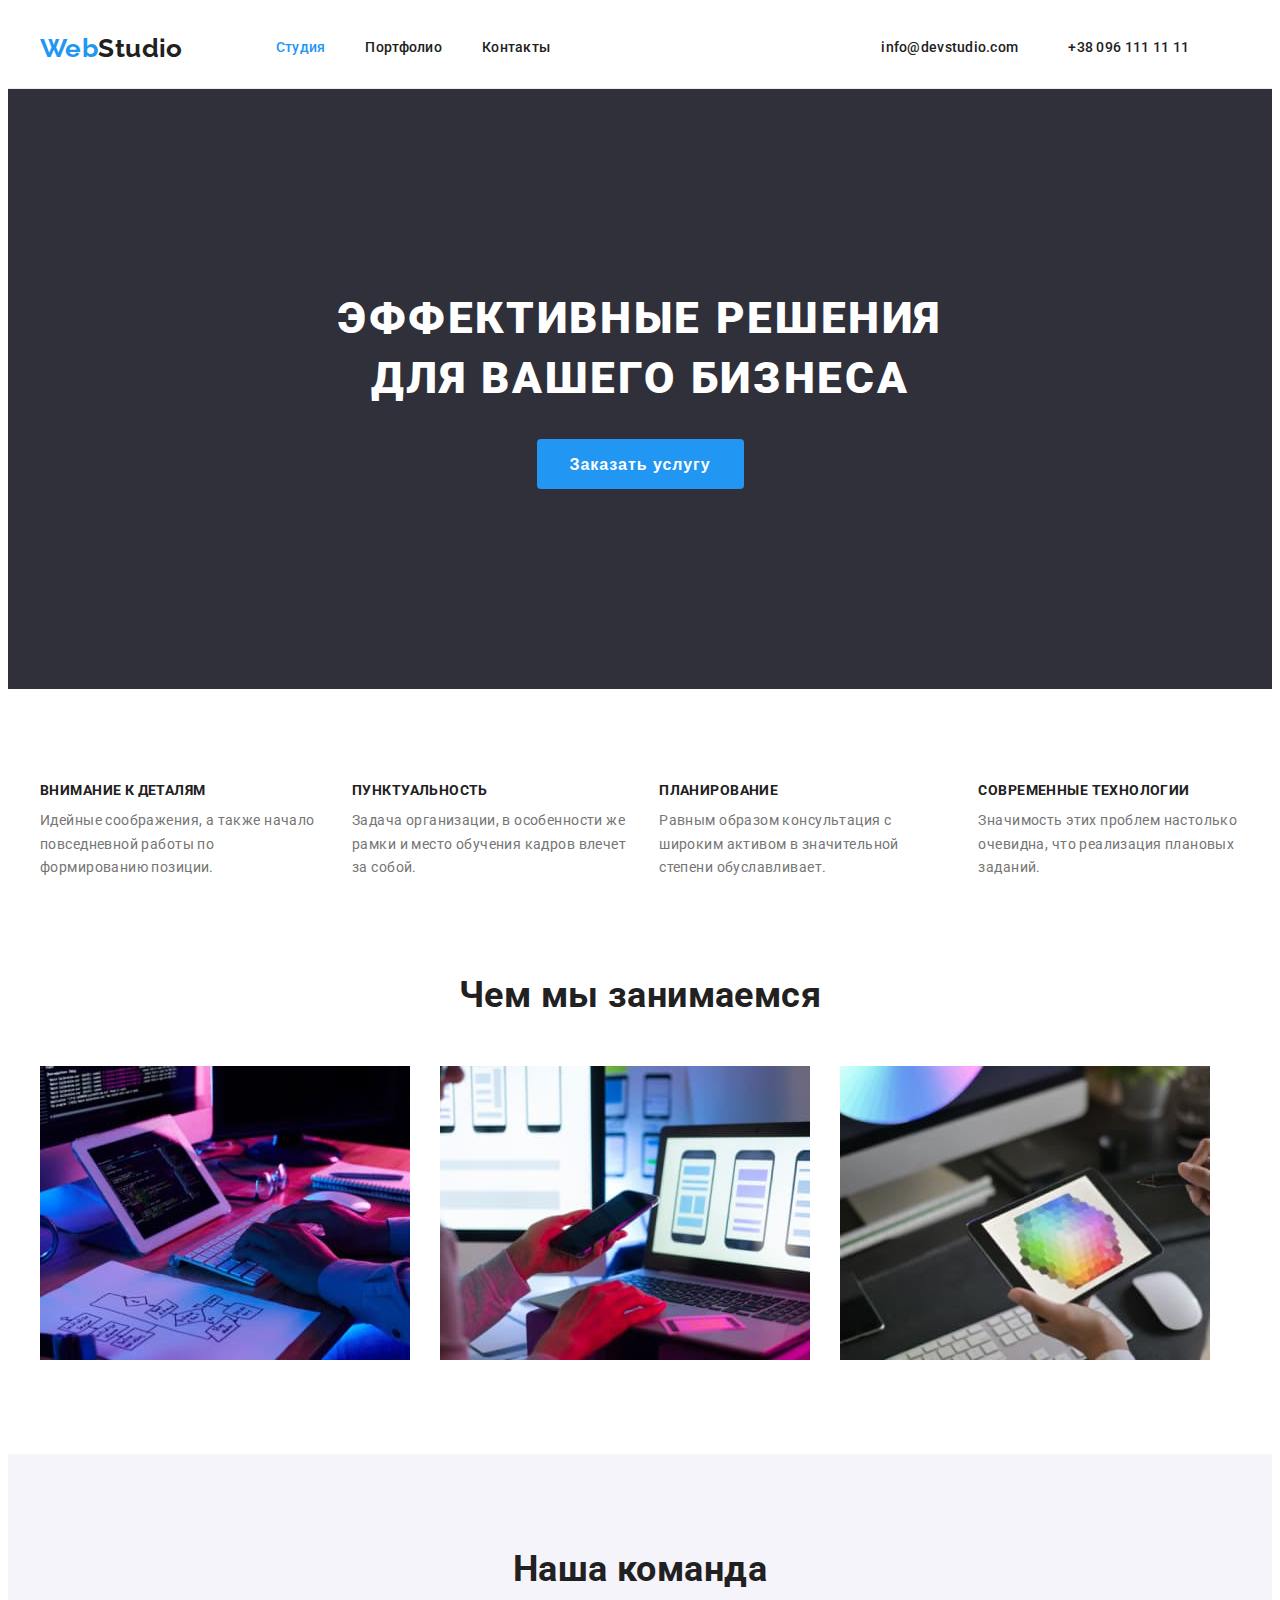
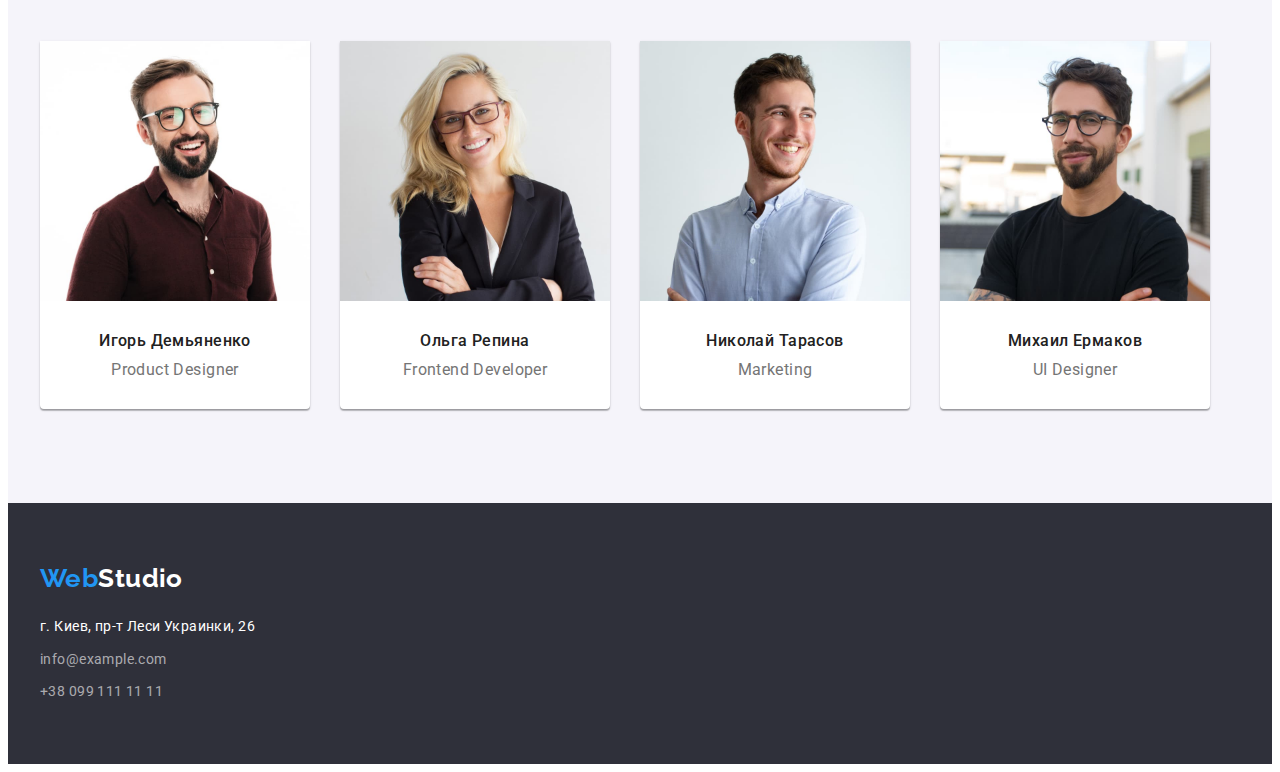
<file: index.html>
<!DOCTYPE html>
<html lang="ru">

<head>
    <meta charset="UTF-8">
    <meta http-equiv="X-UA-Compatible" content="IE=edge">
    <meta name="viewport" content="width=device-width, initial-scale=1.0">
    <title>Студия</title>
    <link rel="preconnect" href="https://fonts.gstatic.com">
    <link
        href="https://fonts.googleapis.com/css2?family=Raleway:wght@700&family=Roboto:wght@400;500;700;900&display=swap"
        rel="stylesheet">
    <link rel="stylesheet" href="https://cdnjs.cloudflare.com/ajax/libs/modern-normalize/1.0.0/modern-normalize.min.css" integrity="sha512-ISS7cAi1PEhQ8jnbJpJZMd29NlhNj4AWYyLOSp2CE/CsHxTCu+r+t0D2yoJudVrd0/8fTVPUVDzY5Tvli75u/g==" crossorigin="anonymous" />
    <link rel="stylesheet" href="./css/styles.css">
</head>

<body>
    <!--Заголовок-->
    <!--Верхняя линия-->
    <header class="header">
        <div class="container header-container">
        <nav class="navigation">
            <a class="logo-link link" href="./index.html">
                <span class="logo-first-link">Web</span>Studio 
            </a>

            <ul class="menu-list list" >
                <li class="menu-item">
                    <a class="menu-link current" href="index.html">Студия</a>
                </li>
                <li class="menu-item">
                    <a class="menu-link" href="portfolio.html">Портфолио</a>
                </li>
                <li class="menu-item">
                    <a class="menu-link" href="">Контакты</a>
                </li>
            </ul>
        </nav>
        
        
        <ul class="contact-list list">
            <li class="contact-item">
                <a class="link" href="mailto:info@devstudio.com">info@devstudio.com</a>
            </li>
            <li class="contact-item">
                <a class="link" href="tel:+380961111111">+38 096 111 11 11</a>
            </li>
        </ul>
        </div>
    </header>
    <!--Навигация сайта-->
    <main>
        <!--Герой-->
        <section class="hero">
            <div class="container">
            <h1 class="main-title">Эффективные решения для вашего бизнеса</h1>
            <button class="modal-btn" type="button">Заказать услугу</button>
            </div>
        </section>
        

        <!--Особенности-->
        
        <section class="about">
            <div class="container">
            <h2 class="visually-hidden">Особенности</h2>
            <ul class="about-list list">
                <li class="about-item">
                    <h3 class="about-title">Внимание к деталям</h3>
                    <p class="about-description">
                        Идейные соображения, а также начало повседневной работы по формированию позиции.
                    </p>
                </li>
                <li class="about-item">
                    <h3 class="about-title">Пунктуальность</h3>
                    <p class="about-description">
                        Задача организации, в особенности же рамки и место обучения кадров влечет за собой.
                    </p>
                </li>
                <li class="about-item">
                    <h3 class="about-title">Планирование</h3>
                    <p class="about-description">
                        Равным образом консультация с широким активом в значительной степени обуславливает.
                    </p>
                </li>
                <li class="about-item">
                    <h3 class="about-title">Современные технологии</h3>
                    <p class="about-description">
                        Значимость этих проблем настолько очевидна, что реализация плановых заданий.
                    </p>
                </li>
            </ul>
            </div>
        </section>
       
        <!--Деятельность-->
        <section class="work">
            <div class="container">
            <h2 class="work-title">Чем мы занимаемся</h2>
            <ul class="work-list list">
                <li class="item"><img class="item-img" src="./images/action1.jpg" alt="руки человека пишут код на квавиатури" width="370"
                        height="294"></li>
                <li class="item"><img class="item-img" src="./images/action2.jpg" alt="рука женщины держит телефон" width="370" height="294"></li>
                <li class="item"><img class="item-img" src="./images/action3.jpg" alt="женщина держит планшет и выбирает цвет на планшете" width="370"
                        height="294"></li>
            </ul>
        </div>
        </section>
        <!--Команда-->
        <section class="team">
            <div class="container">
            <h2 class="team-title">Наша команда</h2>
            <ul class="team-list list">
                <li class="team-item">
                    <img class="team-item-img" src="./images/employee1.jpg" alt="Фото Игорь Демьяненко" width="270" height="260">
                    <div class="team-card">
                    <h3 class="title">Игорь Демьяненко</h3>
                    <p class="team-text" lang="en">Product Designer</p>
                    </div>
                </li>
                <li class="team-item">
                    <img class="team-item-img" src="./images/employee2.jpg" alt="Фото Ольга Репина" width="270" height="260">
                    <div class="team-card">
                    <h3 class="title">Ольга Репина</h3>
                    <p class="team-text" lang="en">Frontend Developer</p>
                    </div>
                </li>
                <li class="team-item">
                    <img class="team-item-img" src="./images/employee3.jpg" alt="Фото Николай Тарасов" width="270" height="260">
                    <div class="team-card">
                    <h3 class="title">Николай Тарасов</h3>
                    <p  class="team-text" lang="en"> Marketing</p>
                    </div>
                </li>
                <li class="team-item">
                    <img class="team-item-img" src="./images/employee4.jpg" alt="Фото Михаил Ермаков" width="270" height="260">
                    <div class="team-card">
                    <h3 class="title">Михаил Ермаков</h3>
                    <p class="team-text" lang="en"> UI Designer</p>
                    </div>
                </li>
            </ul>
            </div>
        </section>
    </main>

    <!--Подвал-->
    <footer class="footer">
    <div class="container ">

        <a class="logo-link link" href="./index.html">
            <span class="logo-first-link">Web</span><span class="logo-secondary-link">Studio</span>
        </a>

        <address class="address">
                <p class="address-text">
                    <a class="map-link" href="https://goo.gl/maps/mj9vzz49X9CkKf8P8" target="_blank" rel="noopener noreferrer">г.
                        Киев, пр-т Леси Украинки, 26</a>
                </p>
                <ul class="list">
                    <li class="address-item">
                        <a class="mail-link link" href="mailto:info@example.com">info@example.com</a>
                    </li>
                    <li class="address-item">
                        <a class="tel-link link" href="tel:+380991111111">+38 099 111 11 11</a>
                    </li>
                </ul>
        </address>
    </div>
    </footer>

</body>

</html>
</file>
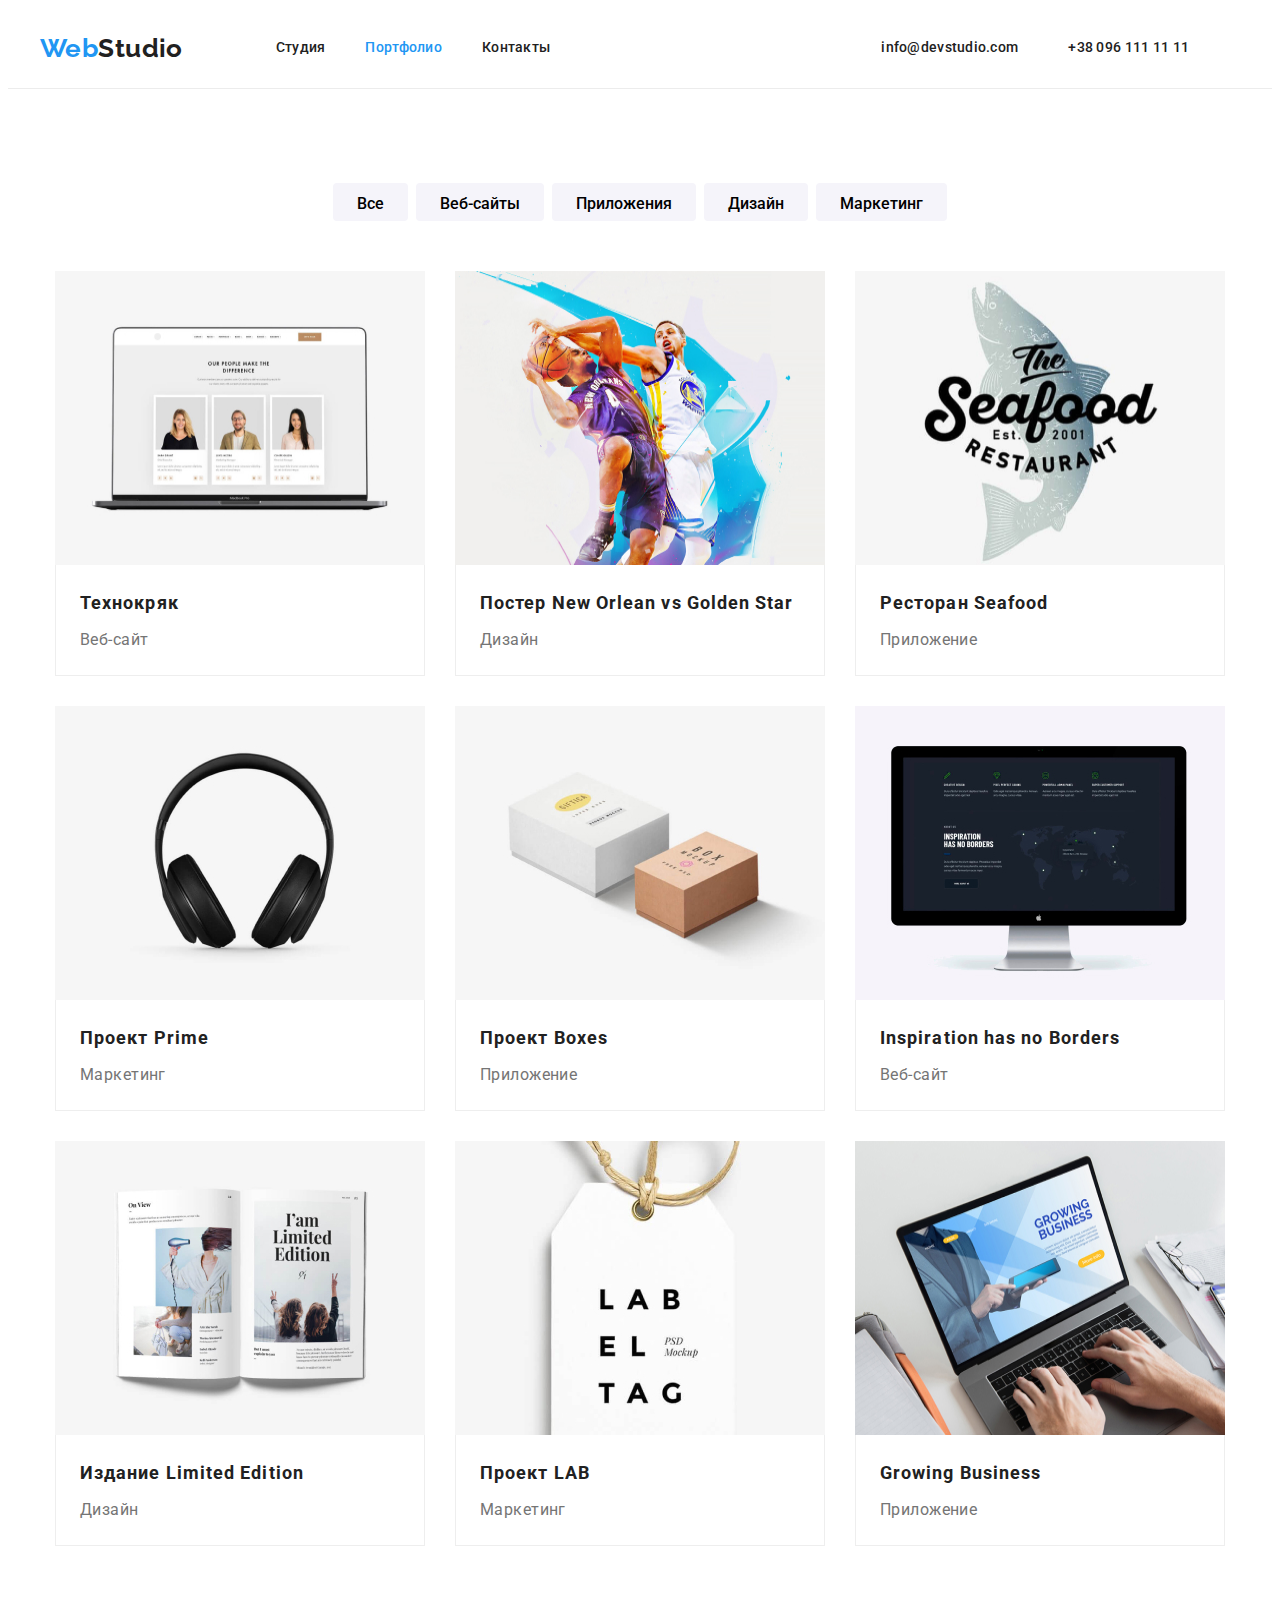
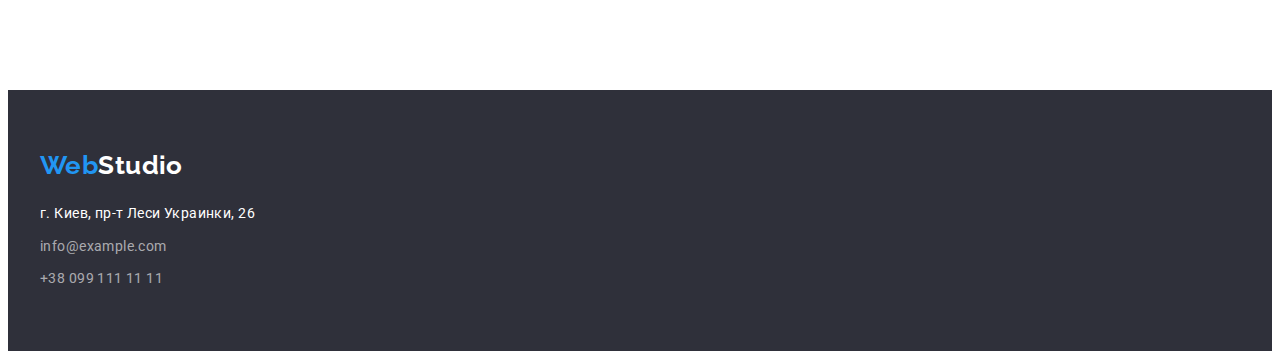
<file: portfolio.html>
<!DOCTYPE html>
<html lang="ru">
<head>
    <meta charset="UTF-8">
    <meta http-equiv="X-UA-Compatible" content="IE=edge">
    <meta name="viewport" content="width=device-width, initial-scale=1.0">
    <title>Портфолио</title>
    <link rel="preconnect" href="https://fonts.gstatic.com">
    <link href="https://fonts.googleapis.com/css2?family=Raleway:wght@700&family=Roboto:wght@400;500;700;900&display=swap"
        rel="stylesheet">
    <link rel="stylesheet" href="https://cdnjs.cloudflare.com/ajax/libs/modern-normalize/1.0.0/modern-normalize.min.css"
        integrity="sha512-ISS7cAi1PEhQ8jnbJpJZMd29NlhNj4AWYyLOSp2CE/CsHxTCu+r+t0D2yoJudVrd0/8fTVPUVDzY5Tvli75u/g=="
        crossorigin="anonymous" />
    <link rel="stylesheet" href="./css/styles.css">
</head>
<body>
    <!--Заголовок-->
    <!--Верхняя линия-->
    <header class="header">
        <div class="container header-container">
            <nav class="navigation">
                <a class="logo-link link" href="./index.html">
                    <span class="logo-first-link">Web</span>Studio
                </a>
    
                <ul class="menu-list list">
                    <li class="menu-item">
                        <a class="menu-link" href="index.html">Студия</a>
                    </li>
                    <li class="menu-item">
                        <a class="menu-link current" href="portfolio.html">Портфолио</a>
                    </li>
                    <li class="menu-item">
                        <a class="menu-link" href="">Контакты</a>
                    </li>
                </ul>
            </nav>
    
    
            <ul class="contact-list list">
                <li class="contact-item">
                    <a class="link" href="mailto:info@devstudio.com">info@devstudio.com</a>
                </li>
                <li class="contact-item">
                    <a class="link" href="tel:+380961111111">+38 096 111 11 11</a>
                </li>
            </ul>
        </div>
    </header>

    <!-- Навигация Портфолио-->
    <main>
        
        <section class="filter">
            <div class="container">
            <!--скрыть заголовок-->
            <h1 class="visually-hidden">Портфолио</h1>
            <ul class="list">
                <li class="filter-item">
                    <button class="filter-btn" type="button">Все</button>
                </li>
                <li class="filter-item">
                    <button class="filter-btn" type="button">Веб-сайты</button>
                </li>
                <li class="filter-item">
                    <button class="filter-btn" type="button">Приложения</button>
                </li>
                <li class="filter-item">
                    <button class="filter-btn" type="button">Дизайн</button>
                </li>
                <li class="filter-item">
                    <button class="filter-btn" type="button">Маркетинг</button>
                </li>
             </ul>
            <h2 class="visually-hidden">Проекти</h2>
            <ul class="project-list list">
                <li class="project-item">
                    <img src="./images/portfolio/project1.jpg" alt="Фото людей, которые делают разное в компании" width="370" height="294">
                    <div class="project-card">
                    <h3 class="project-title">Технокряк</h3>
                    <p class="project-text">Веб-сайт</p>
                    </div>
                </li>
                <li class="project-item">
                    <img src="./images/portfolio/project2.jpg" alt="Баскетболист одной команды пытается забрать мяч у другого" width="370" height="294">
                    <div class="project-card">
                    <h3 class="project-title">Постер New Orlean vs Golden Star</h3>
                    <p class="project-text">Дизайн</p>
                    </div>
                </li>
                <li class="project-item">
                    <img src="./images/portfolio/project3.jpg" alt="Логотип ресторана риба" width="370" height="294">
                    <div class="project-card">
                    <h3 class="project-title">Ресторан Seafood</h3>
                    <p class="project-text">Приложение</p>
                    </div>
                </li>
                <li class="project-item">
                    <img src="./images/portfolio/project4.jpg" alt="Наушники" width="370" height="294">
                    <div class="project-card">
                    <h3 class="project-title">Проект Prime</h3>
                    <p class="project-text">Маркетинг</p>
                    </div>
                </li>
                <li class="project-item">
                    <img src="./images/portfolio/project5.jpg" alt="Две коробки" width="370" height="294">
                    <div class="project-card">
                    <h3 class="project-title">Проект Boxes</h3>
                    <p class="project-text">Приложение</p>
                    </div>
                </li>
                <li class="project-item">
                    <img src="./images/portfolio/project6.jpg" alt="Монитор компьютера" width="370" height="294">
                    <div class="project-card">
                    <h3 class="project-title">Inspiration has no Borders</h3>
                    <p class="project-text">Веб-сайт</p>
                    </div>
                </li>
                <li class="project-item">
                    <img src="./images/portfolio/project7.jpg" alt="Открытый журнал" width="370" height="294">
                    <div class="project-card">
                    <h3 class="project-title">Издание Limited Edition</h3>
                    <p class="project-text">Дизайн</p>
                    </div>
                </li>
                <li class="project-item">
                    <img src="./images/portfolio/project8.jpg" alt="Этикетка одежди" width="370" height="294">
                    <div class="project-card">
                    <h3 class="project-title">Проект LAB</h3>
                    <p class="project-text">Маркетинг</p>
                    </div>
                </li>
                <li class="project-item">
                    <img src="./images/portfolio/project9.jpg" alt="Мужчина работает на ноутбуке" width="370" height="294">
                    <div class="project-card">
                    <h3 class="project-title">Growing Business</h3>
                    <p class="project-text">Приложение</p>
                    </div>
                </li>
            </ul>
            </div>
        </section>    
    </main>

<!--Подвал-->
<footer class="footer">
    <div class="container ">

        <a class="logo-link link" href="./index.html">
            <span class="logo-first-link">Web</span><span class="logo-secondary-link">Studio</span>
        </a>

        <address class="address">
                    <p class="address-text">
                    <a class="map-link" href="https://goo.gl/maps/mj9vzz49X9CkKf8P8" target="_blank"
                        rel="noopener noreferrer">г.
                        Киев, пр-т Леси Украинки, 26</a>
                </p>
                <ul class="list">
                    <li class="address-item">
                        <a class="mail-link link" href="mailto:info@example.com">info@example.com</a>
                    </li>
                    <li class="address-item">
                        <a class="tel-link link" href="tel:+380991111111">+38 099 111 11 11</a>
                    </li>
                </ul>
            </address>
    </div>
</footer>

</body>
</html>
</file>
<file: css/styles.css>
:root {
  --main-font: 'Roboto', sans-serif;
  --secondary-font: 'Raleway', sans-serif;
  --background-color: #f5f4fa;
  --main-color: #212121;
  --secondary-text-color: #757575;
  --accent-color: #2196f3;
  --btn-main-color: #188ce8;
  --primary-white: #ffffff;
  --accent-white: rgba(255, 255, 255, 0.6);
  --background-footer-hero: #2f303a;
  --logo-secondary-color: ##000000;
  --background-project-color: #eeeeee;
}
h1,
h2,
h3,
h4,
h5,
h6,
p {
  margin-top: 0;
  margin-bottom: 0;
}

ul,
ol {
  margin-top: 0;
  margin-bottom: 0;
  padding-left: 0;
}

img {
  display: block;
}

.list {
  list-style: none;
}
.link {
  text-decoration: none;
}

body {
  color: var(--main-color);
  font-family: var(--main-font);
  font-weight: 400;
  font-size: 14px;
  line-height: 1.71;
  letter-spacing: 0.03em;
}

/* ============= COMPONENTS ============= */
.container {
  width: 1200px;
  padding-left: 15px;
  padding-right: 15px;
  margin: 0 auto;
}
/*========== END COMPONENTS ============= */

/*========== Header ========== */
.header {
  background-color: var(--primary-white);
  border-bottom: 1px solid #ececec;
}
.header-container {
  display: flex;
  align-items: center;
}

.navigation {
  display: flex;
  align-items: center;
}
.menu-list {
  display: flex;
  align-items: center;
  margin-left: 93px;
}

.menu-list .menu-item:not(:last-child) {
  margin-right: 40px;
}
.menu-list .menu-link {
  display: block;
  padding-top: 32px;
  padding-bottom: 32px;
}

.logo-link {
  font-family: var(--secondary-font);
  font-style: normal;
  font-weight: 700;
  font-size: 26px;
  line-height: 1.19;
  color: var(--logo-secondary-color);
  text-decoration: none;
}

.logo-first-link {
  color: var(--accent-color);
}

.menu-link {
  font-weight: 500;
  font-size: 14px;
  line-height: 1.14;
  letter-spacing: 0.02em;
  text-decoration: none;
  color: var(--main-color);
}
.menu-link:hover,
.menu-link:focus {
  color: var(--accent-color);
}
.menu-link.current {
  color: var(--accent-color);
}
.contact-list {
  display: flex;
  margin-left: 331px;
}
.contact-list .link {
  display: block;
  padding-top: 32px;
  padding-bottom: 32px;
}

.contact-list .contact-item:not(:last-child) {
  margin-right: 50px;
}
.contact-item .link,
.contact-item .link {
  font-weight: 500;
  font-size: 14px;
  line-height: 1.14;
  letter-spacing: 0.02em;
  text-decoration: none;
  color: var(--main-color);
}

.link:hover,
.link:focus {
  color: var(--accent-color);
}

/*========== End Header ========== */

/*========== Hero ========== */
.hero {
  background-color: var(--background-footer-hero);
  text-align: center;
  padding-top: 200px;
  padding-bottom: 200px;
}
.main-title {
  margin: 0 auto 30px;
  width: 696px;
  font-weight: 900;
  font-size: 44px;
  line-height: 1.36;
  letter-spacing: 0.06em;
  text-transform: uppercase;
  color: var(--primary-white);
}
.modal-btn {
  padding: 10px 32px;
  border: 1px solid transparent;
  border-radius: 4px;
  margin-left: auto;
  margin-right: auto;
  min-width: 200px;
  height: 50px;
  font-weight: 700;
  font-size: 16px;
  line-height: 1.87;
  display: block;
  align-items: center;
  letter-spacing: 0.06em;
  color: var(--primary-white);
  background-color: var(--accent-color);
}
.modal-btn:hover,
.modal-btn:focus {
  color: var(--primary-white);
  background-color: var(--btn-main-color);
}

/*========== End Hero ========== */
/*========== About ========== */
.about {
  padding-top: 94px;
  padding-bottom: 47px;
}
.visually-hidden {
  position: absolute;
  width: 1px;
  height: 1px;
  margin: -1px;
  border: 0;
  padding: 0;

  white-space: nowrap;
  clip-path: inset(100%);
  clip: rect(0 0 0 0);
  overflow: hidden;
}

.about-list {
  display: flex;
  padding-bottom: 0;
  margin-top: -30px;
  margin-left: -30px;
}

.about-item {
  width: calc((100%-120px) / 4);
  margin-top: 30px;
  margin-left: 30px;
}

.about-title {
  margin-bottom: 10px;
  font-weight: 700;
  font-size: 14px;
  line-height: 1.14;
  letter-spacing: 0.03em;
  text-transform: uppercase;
}
.about-description {
  font-size: 14px;
  color: var(--secondary-text-color);
}
/*========== End about ========== */

/*========== Work ========== */
.work {
  padding-top: 47px;
  padding-bottom: 94px;
}
.work-list {
  display: flex;
  flex-wrap: wrap;
  margin-left: -30px;
  margin-top: -30px;
}
.work-title {
  margin-bottom: 50px;
  font-weight: 700;
  font-size: 36px;
  line-height: 1.17;
  text-align: center;
}
.work-list .item {
  margin-left: 30px;
  margin-top: 30px;
}

/*========== End Work ========== */

/*========== Team ========== */
.team {
  color: var(--main-color);
  background-color: var(--background-color);
  padding-top: 94px;
  padding-bottom: 94px;
  text-align: center;
}
.team-list {
  display: flex;
  flex-wrap: wrap;
  margin-left: -30px;
  margin-top: -30px;
}

.team-title {
  margin-bottom: 50px;
  font-weight: 700;
  font-size: 36px;
  line-height: 1.17;
}
.team-card {
  padding: 30px 32px;
}
.team-item .title {
  margin-bottom: 10px;
  font-weight: 500;
  font-size: 16px;
  line-height: 1.19;
}
.team-text {
  font-size: 16px;
  line-height: 1.19;
  color: var(--secondary-text-color);
}
.team-item {
  margin-left: 30px;
  margin-top: 30px;
  border-radius: 0px 0px 4px 4px;
  background: #ffffff;
  box-shadow: 0px 1px 3px rgba(0, 0, 0, 0.12), 0px 1px 1px rgba(0, 0, 0, 0.14),
    0px 2px 1px rgba(0, 0, 0, 0.2);
}

/*========== End team========== */
/*========== Footer========== */
.footer {
  background-color: var(--background-footer-hero);
}
.footer {
  padding-top: 60px;
  padding-bottom: 60px;
}

.logo-secondary-link {
  color: var(--primary-white);
}
.address {
  margin-top: 20px;
  display: block;
}
.address-text {
  margin-bottom: 9px;
}
.address-item:not(:last-child) {
  margin-bottom: 9px;
}

.map-link {
  font-style: normal;
  font-size: 14px;
  text-decoration: none;
  color: var(--primary-white);
}

.mail-link,
.tel-link {
  font-style: normal;
  font-size: 14px;
  color: var(--accent-white);
  text-decoration: none;
}
.map-link:hover,
.map-link:focus {
  color: var(--accent-color);
}
.mail-link:hover,
.mail-link:focus {
  color: var(--accent-color);
}
.tel-link:hover,
.tel-link:focus {
  color: var(--accent-color);
}

/*========== End footer========== */

/*========== Portfolio========== */

/*==========Filter==========*/
.filter {
  padding-top: 94px;
  padding-bottom: 94px;
}
.filter .list {
  display: flex;
  justify-content: center;
  margin-bottom: 50px;
}

.filter-btn {
  height: 38px;
  padding: 6px 22px;
  border-radius: 4px;
  border-color: transparent;
  font-family: inherit;
  font-weight: 500;
  font-size: 16px;
  line-height: 1.62;
  display: flex;
  text-align: center;
  background-color: var(--background-color);
  cursor: pointer;
}
.filter-btn:hover,
.filter-btn:focus {
  color: var(--primary-white);
  background-color: var(--accent-color);
}
.filter-item:not(:last-child) {
  margin-right: 8px;
}
/*==========End filter==========*/
/*==========Project==========*/
.project-list {
  display: flex;
  flex-wrap: wrap;
  margin-left: -30px;
  margin-top: -30px;
}
.project-item {
  margin-left: 30px;
  margin-top: 30px;
  background-color: var(--background-project-color);
}

.project-card {
  padding: 20px 24px;
  background: var(--primary-white);
  border: 1px solid var(--background-project-color);
  border-top: 0;
}
.project-title {
  margin-bottom: 4px;
  font-weight: 700;
  font-size: 18px;
  line-height: 2;
  letter-spacing: 0.06em;
}
.project-text {
  font-weight: 400;
  font-size: 16px;
  line-height: 1.87;
  color: var(--secondary-text-color);
}
/*==========End Project==========*/
/*========== End portfolio========== */
</file>
